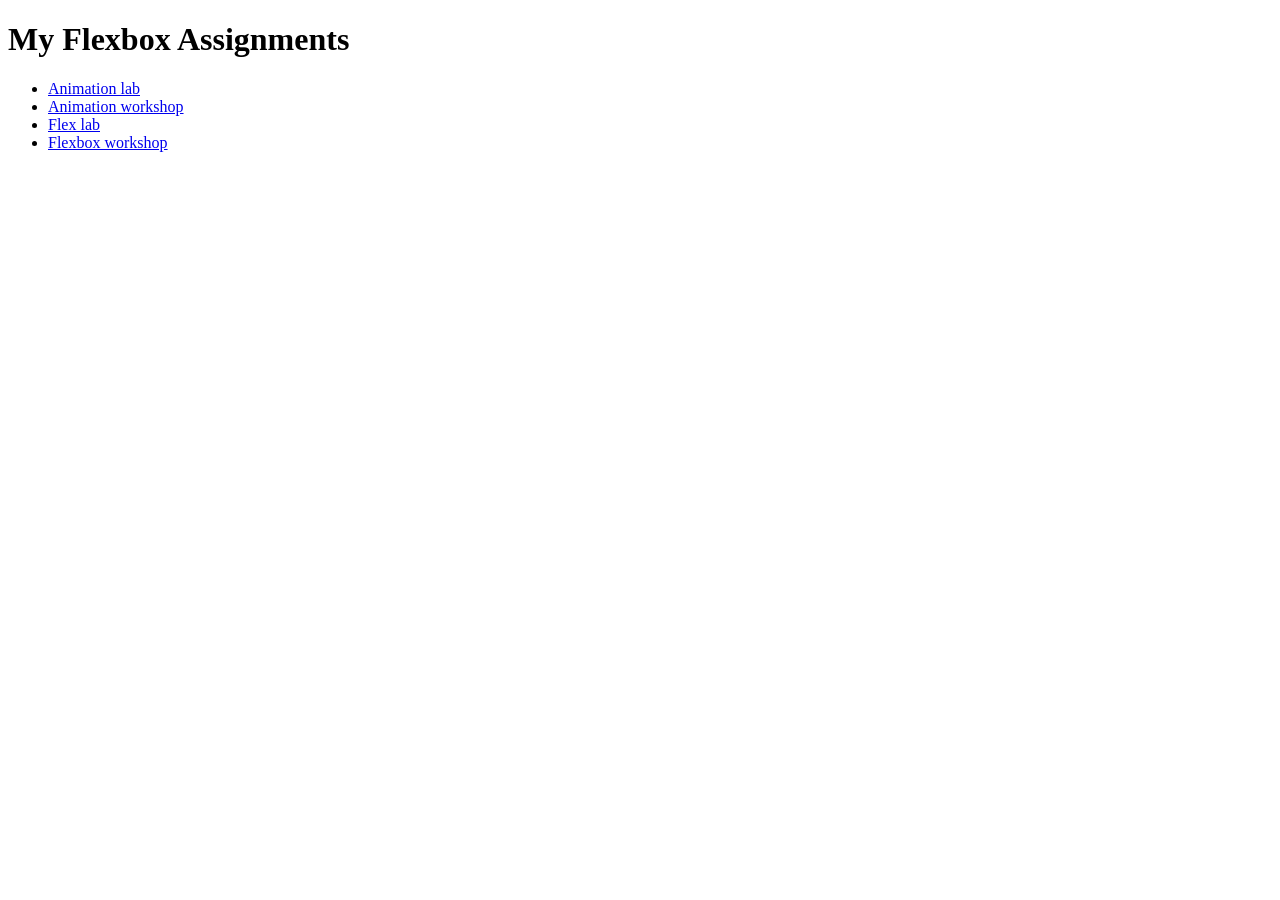
<file: index.html>
<!DOCTYPE html>
<html lang="en">
<head>
  <meta charset="UTF-8">
  <meta name="viewport" content="width=device-width, initial-scale=1.0">
  <title>My Assignments</title>
</head>
<body>
  <h1>My Flexbox Assignments</h1>
  <ul>
    <li><a href="animation-lab/">Animation lab</a></li>
    <li><a href="animation-workshop/">Animation workshop</a></li>
    <li><a href="flex-lab/">Flex lab</a></li>
    <li><a href="flexbox-workshop/">Flexbox workshop</a></li>
  </ul>
</body>
</html>
</file>
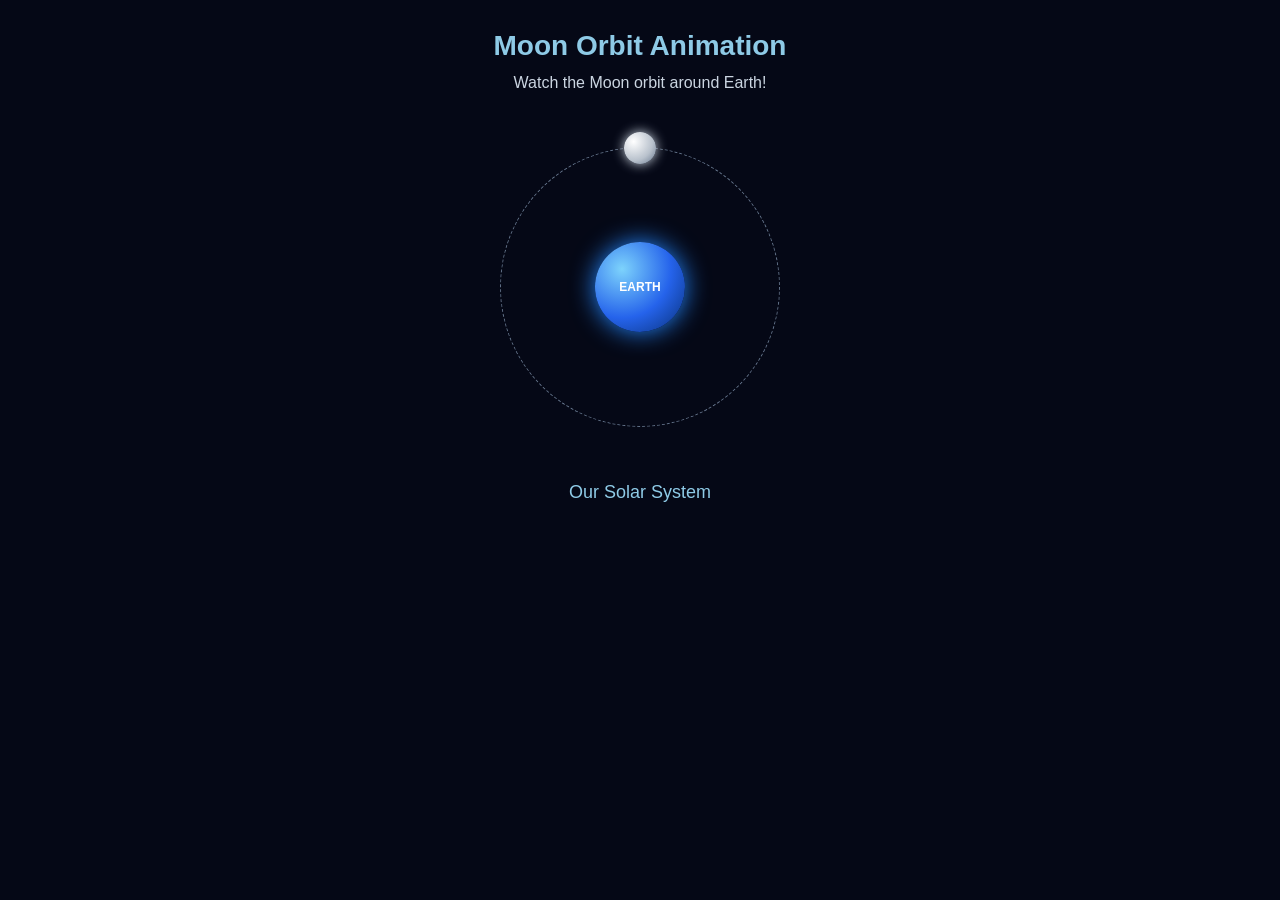
<file: animation-lab/index.html>
<!DOCTYPE html>
<html lang="en">
<head>
  <meta charset="UTF-8">
  <meta name="viewport" content="width=device-width, initial-scale=1.0">
  <title>Moon Orbit Animation</title>
  <link rel="stylesheet" href="style.css">
</head>
<body>

  <h1>Moon Orbit Animation</h1>
  <p>Watch the Moon orbit around Earth!</p>

  <main class="space">
    <div class="earth">
      <span>EARTH</span>
    </div>

    <div class="orbit">
      <div class="moon"></div>
    </div>
  </main>

  <p class="caption">Our Solar System</p>

</body>
  </html>
</file>
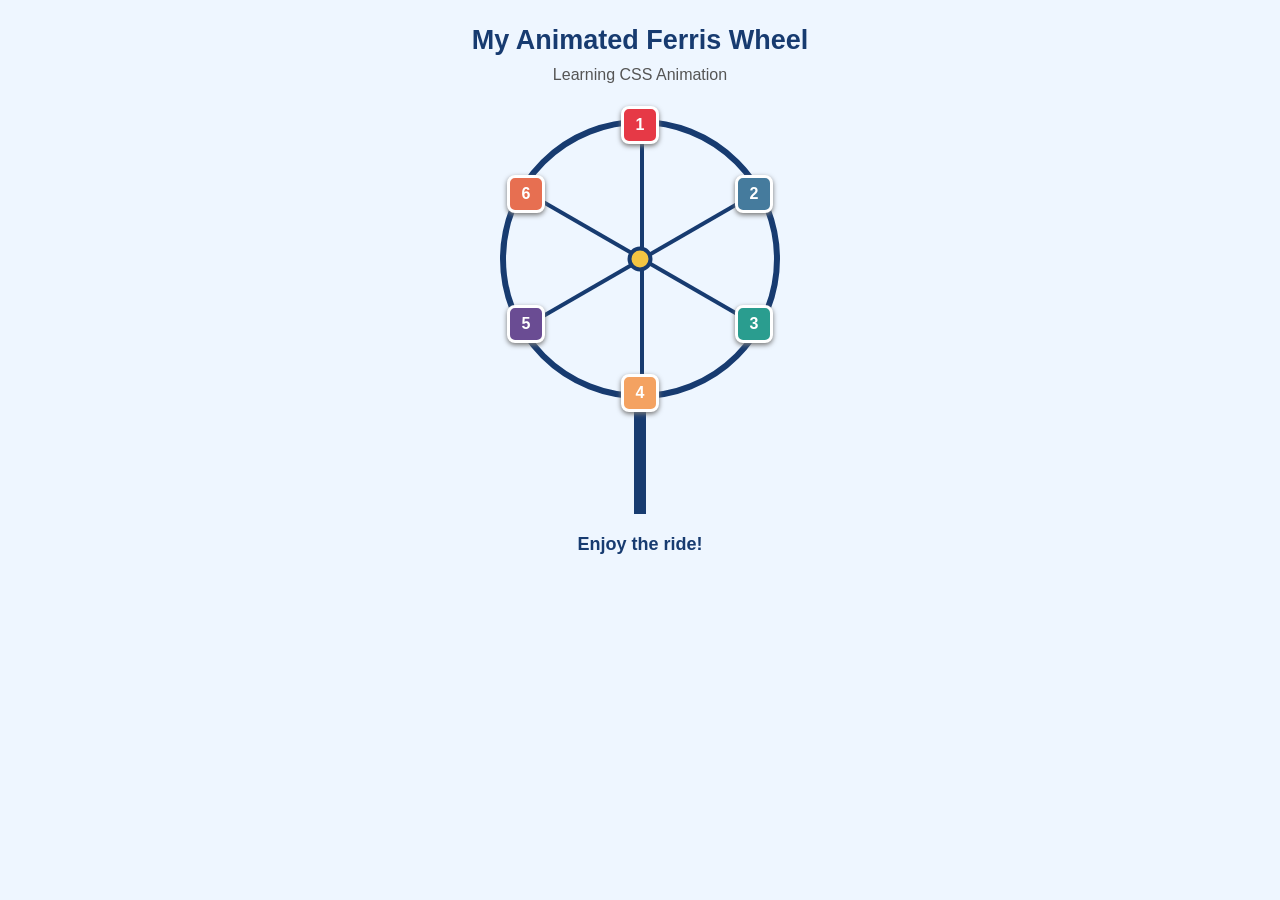
<file: animation-workshop/index.html>
<!DOCTYPE html>
<html lang="en">
<head>
  <meta charset="UTF-8">
  <meta name="viewport" content="width=device-width, initial-scale=1.0">
  <title>Animated Ferris Wheel</title>
  <link rel="stylesheet" href="style.css">
</head>
<body>

  <header>
    <h1>My Animated Ferris Wheel</h1>
    <p>Learning CSS Animation</p>
  </header>

  <main>
    <div class="wheel">
      <div class="spoke spoke1"></div>
      <div class="spoke spoke2"></div>
      <div class="spoke spoke3"></div>
      <div class="spoke spoke4"></div>
      <div class="spoke spoke5"></div>
      <div class="spoke spoke6"></div>

      <div class="cabin cabin1">1</div>
      <div class="cabin cabin2">2</div>
      <div class="cabin cabin3">3</div>
      <div class="cabin cabin4">4</div>
      <div class="cabin cabin5">5</div>
      <div class="cabin cabin6">6</div>

      <div class="center"></div>
    </div>

    <div class="stand"></div>
    <p class="caption">Enjoy the ride!</p>
  </main>

</body>
</html>
</file>
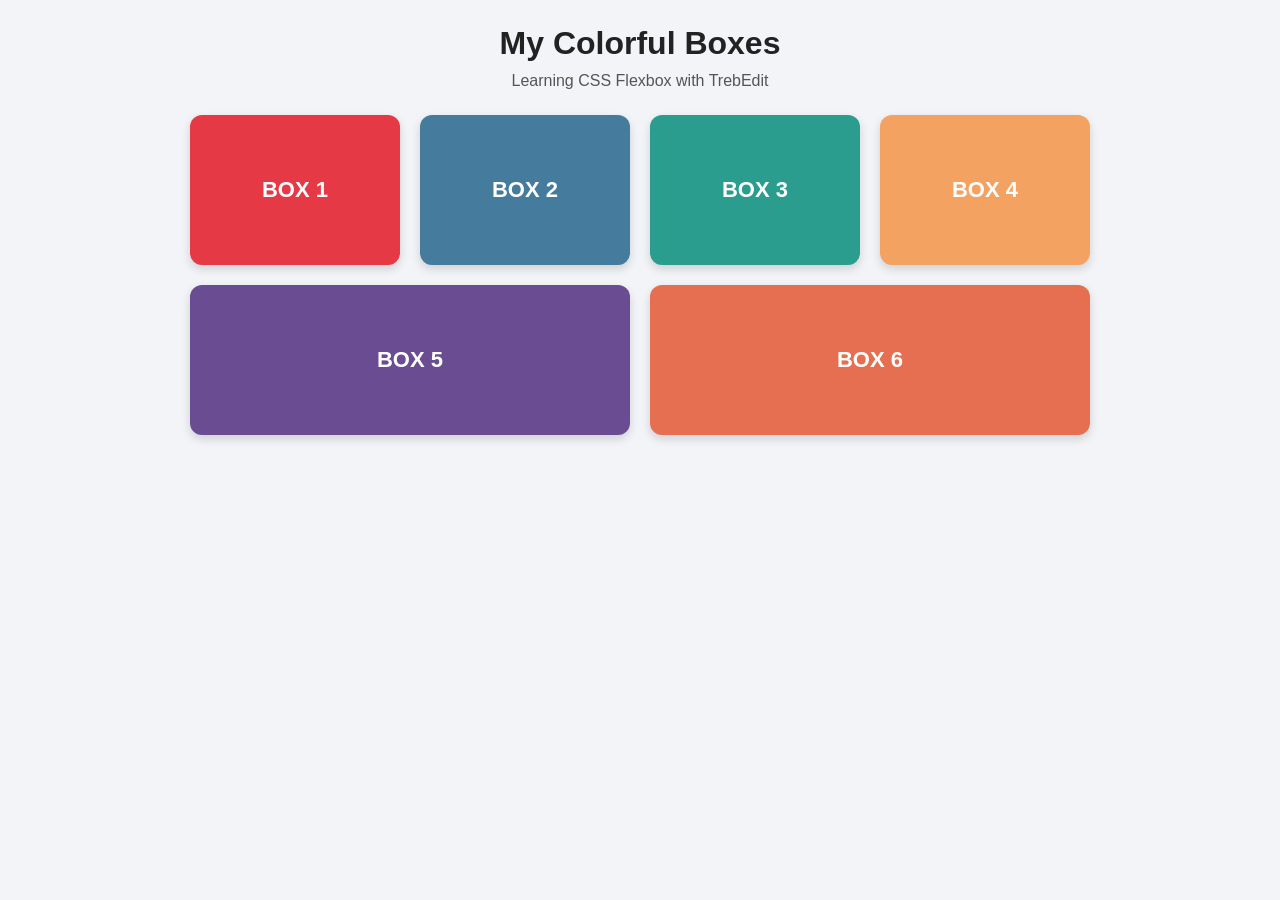
<file: flex-box/index.html>
<!DOCTYPE html>
<html lang="en">
<head>
  <meta charset="UTF-8">
  <meta name="viewport" content="width=device-width, initial-scale=1.0">
  <title>Colorful Boxes</title>
  <link rel="stylesheet" href="style.css">
</head>
<body>

  <h1>My Colorful Boxes</h1>
  <p>Learning CSS Flexbox with TrebEdit</p>

  <div class="container">
    <div class="box box1">BOX 1</div>
    <div class="box box2">BOX 2</div>
    <div class="box box3">BOX 3</div>
    <div class="box box4">BOX 4</div>
    <div class="box box5">BOX 5</div>
    <div class="box box6">BOX 6</div>
  </div>

</body>
</html>
</file>
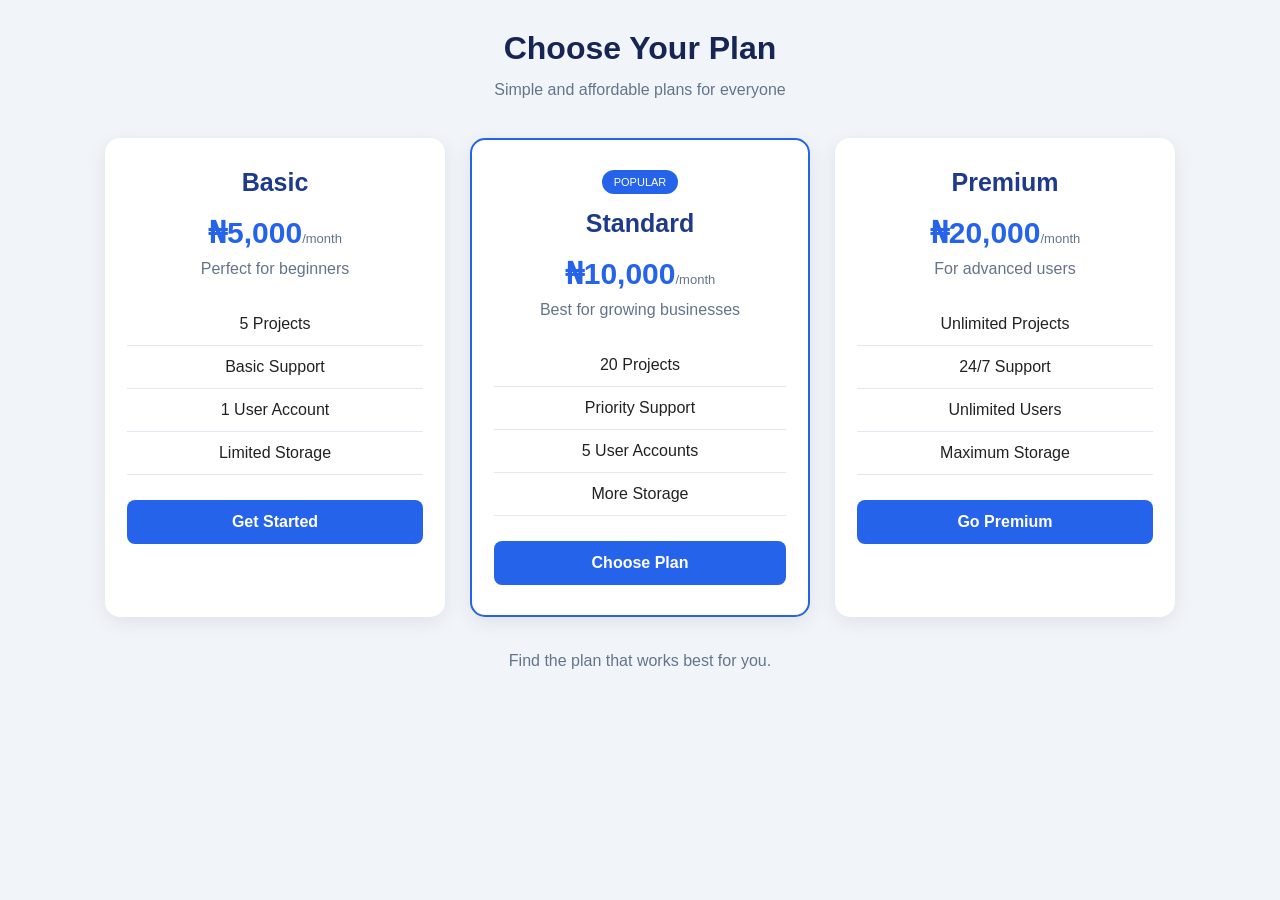
<file: flex-lab/index.html>
<!DOCTYPE html>
<html lang="en">
<head>
  <meta charset="UTF-8">
  <meta name="viewport" content="width=device-width, initial-scale=1.0">
  <title>Pricing Plans</title>
  <link rel="stylesheet" href="style.css">
</head>
<body>

  <header class="header">
    <h1>Choose Your Plan</h1>
    <p>Simple and affordable plans for everyone</p>
  </header>

  <main class="pricing-container">

    <section class="pricing-card">
      <h2>Basic</h2>
      <p class="price">₦5,000<span>/month</span></p>
      <p class="description">Perfect for beginners</p>

      <ul>
        <li>5 Projects</li>
        <li>Basic Support</li>
        <li>1 User Account</li>
        <li>Limited Storage</li>
      </ul>

      <a href="#" class="button">Get Started</a>
    </section>

    <section class="pricing-card featured">
      <span class="popular">POPULAR</span>
      <h2>Standard</h2>
      <p class="price">₦10,000<span>/month</span></p>
      <p class="description">Best for growing businesses</p>

      <ul>
        <li>20 Projects</li>
        <li>Priority Support</li>
        <li>5 User Accounts</li>
        <li>More Storage</li>
      </ul>

      <a href="#" class="button">Choose Plan</a>
    </section>

    <section class="pricing-card">
      <h2>Premium</h2>
      <p class="price">₦20,000<span>/month</span></p>
      <p class="description">For advanced users</p>

      <ul>
        <li>Unlimited Projects</li>
        <li>24/7 Support</li>
        <li>Unlimited Users</li>
        <li>Maximum Storage</li>
      </ul>

      <a href="#" class="button">Go Premium</a>
    </section>

  </main>

  <footer>
    <p>Find the plan that works best for you.</p>
  </footer>

</body>
</html>
</file>
<file: animation-lab/style.css>
* {
  margin: 0;
  padding: 0;
  box-sizing: border-box;
}

body {
  font-family: Arial, sans-serif;
  background: #050816;
  color: white;
  text-align: center;
  padding: 30px 10px;
  min-height: 100vh;
  overflow-x: hidden;
}

h1 {
  font-size: 28px;
  color: #8ecae6;
  margin-bottom: 12px;
}

body > p {
  color: #cbd5e1;
  margin-bottom: 25px;
}

.space {
  width: 320px;
  height: 320px;
  max-width: 90vw;
  max-height: 90vw;
  position: relative;
  margin: 35px auto;
  display: flex;
  justify-content: center;
  align-items: center;
}

.earth {
  width: 90px;
  height: 90px;
  border-radius: 50%;
  background: radial-gradient(
    circle at 30% 30%,
    #7dd3fc,
    #2563eb 55%,
    #082f75
  );
  box-shadow: 0 0 25px #2588ff;
  display: flex;
  justify-content: center;
  align-items: center;
  font-size: 12px;
  font-weight: bold;
  z-index: 2;
}

.orbit {
  width: 280px;
  height: 280px;
  border: 1px dashed #64748b;
  border-radius: 50%;
  position: absolute;
  animation: orbit-moon 6s linear infinite;
}

.moon {
  width: 32px;
  height: 32px;
  background: radial-gradient(
    circle at 30% 30%,
    #ffffff,
    #b8c1cc 60%,
    #64748b
  );
  border-radius: 50%;
  position: absolute;
  top: -16px;
  left: calc(50% - 16px);
  box-shadow: 0 0 12px #cbd5e1;
}

.caption {
  color: #8ecae6;
  font-size: 18px;
  margin-top: 20px;
}

@keyframes orbit-moon {
  from {
    transform: rotate(0deg);
  }

  to {
    transform: rotate(360deg);
  }
}

@media (max-width: 350px) {
  .space {
    width: 280px;
    height: 280px;
  }

  .orbit {
    width: 240px;
    height: 240px;
  }
}
</file>
<file: animation-workshop/style.css>
* {
  margin: 0;
  padding: 0;
  box-sizing: border-box;
}

body {
  font-family: Arial, sans-serif;
  background: #eef6ff;
  text-align: center;
  padding: 25px 10px;
  overflow-x: hidden;
}

header h1 {
  color: #173b70;
  font-size: 27px;
  margin-bottom: 10px;
}

header p {
  color: #555;
  margin-bottom: 35px;
}

.wheel {
  width: 280px;
  height: 280px;
  border: 6px solid #173b70;
  border-radius: 50%;
  position: relative;
  margin: 0 auto;
  animation: rotate-wheel 10s linear infinite;
}

.spoke {
  position: absolute;
  width: 4px;
  height: 50%;
  background: #173b70;
  left: 50%;
  bottom: 50%;
  transform-origin: bottom center;
}

.spoke1 {
  transform: rotate(0deg);
}

.spoke2 {
  transform: rotate(60deg);
}

.spoke3 {
  transform: rotate(120deg);
}

.spoke4 {
  transform: rotate(180deg);
}

.spoke5 {
  transform: rotate(240deg);
}

.spoke6 {
  transform: rotate(300deg);
}

.cabin {
  width: 38px;
  height: 38px;
  border: 3px solid white;
  border-radius: 8px;
  display: flex;
  justify-content: center;
  align-items: center;
  color: white;
  font-weight: bold;
  position: absolute;
  z-index: 2;
  box-shadow: 0 2px 5px #777;
}

.cabin1 {
  top: -19px;
  left: calc(50% - 19px);
  background: #e63946;
}

.cabin2 {
  top: 50px;
  right: 1px;
  background: #457b9d;
}

.cabin3 {
  bottom: 50px;
  right: 1px;
  background: #2a9d8f;
}

.cabin4 {
  bottom: -19px;
  left: calc(50% - 19px);
  background: #f4a261;
}

.cabin5 {
  bottom: 50px;
  left: 1px;
  background: #6a4c93;
}

.cabin6 {
  top: 50px;
  left: 1px;
  background: #e76f51;
}

.center {
  position: absolute;
  width: 25px;
  height: 25px;
  background: #f4c542;
  border: 4px solid #173b70;
  border-radius: 50%;
  top: 50%;
  left: 50%;
  transform: translate(-50%, -50%);
  z-index: 3;
}

.stand {
  width: 12px;
  height: 115px;
  background: #173b70;
  margin: 0 auto;
}

.caption {
  margin-top: 20px;
  color: #173b70;
  font-weight: bold;
  font-size: 18px;
}

@keyframes rotate-wheel {
  from {
    transform: rotate(0deg);
  }

  to {
    transform: rotate(360deg);
  }
}

@media (max-width: 350px) {
  .wheel {
    width: 240px;
    height: 240px;
  }

  header h1 {
    font-size: 22px;
  }
  }
</file>
<file: flex-box/style.css>
* {
  margin: 0;
  padding: 0;
  box-sizing: border-box;
}

body {
  font-family: Arial, sans-serif;
  background-color: #f2f4f8;
  text-align: center;
  padding: 25px;
}

h1 {
  color: #222;
  margin-bottom: 10px;
}

p {
  color: #555;
  margin-bottom: 25px;
}

.container {
  display: flex;
  flex-wrap: wrap;
  justify-content: center;
  align-items: center;
  gap: 20px;
  max-width: 900px;
  margin: auto;
}

.box {
  flex: 1 1 180px;
  min-height: 150px;
  border-radius: 12px;
  display: flex;
  justify-content: center;
  align-items: center;
  color: white;
  font-size: 22px;
  font-weight: bold;
  box-shadow: 0 4px 10px rgba(0, 0, 0, 0.15);
  transition: transform 0.3s ease;
}

.box:hover {
  transform: scale(1.05);
}

.box1 {
  background-color: #e63946;
}

.box2 {
  background-color: #457b9d;
}

.box3 {
  background-color: #2a9d8f;
}

.box4 {
  background-color: #f4a261;
}

.box5 {
  background-color: #6a4c93;
}

.box6 {
  background-color: #e76f51;
}

@media (max-width: 480px) {
  .box {
    flex: 1 1 100%;
  }
</file>
<file: flex-lab/style.css>
* {
  margin: 0;
  padding: 0;
  box-sizing: border-box;
}

body {
  font-family: Arial, sans-serif;
  background: #f1f5f9;
  color: #222;
  padding: 30px 15px;
}

.header {
  text-align: center;
  margin-bottom: 35px;
}

.header h1 {
  font-size: 32px;
  margin-bottom: 10px;
  color: #172554;
}

.header p {
  color: #64748b;
  line-height: 1.6;
}

.pricing-container {
  display: flex;
  justify-content: center;
  align-items: stretch;
  flex-wrap: wrap;
  gap: 25px;
  max-width: 1100px;
  margin: auto;
}

.pricing-card {
  background: white;
  padding: 30px 22px;
  border-radius: 15px;
  box-shadow: 0 5px 20px rgba(0, 0, 0, 0.08);
  flex: 1 1 260px;
  max-width: 340px;
  text-align: center;
  position: relative;
  transition: transform 0.3s ease;
}

.pricing-card:hover {
  transform: translateY(-8px);
}

.pricing-card h2 {
  font-size: 25px;
  margin-bottom: 18px;
  color: #1e3a8a;
}

.price {
  font-size: 30px;
  font-weight: bold;
  color: #2563eb;
  margin-bottom: 10px;
}

.price span {
  font-size: 13px;
  color: #64748b;
  font-weight: normal;
}

.description {
  color: #64748b;
  margin-bottom: 25px;
}

.pricing-card ul {
  list-style: none;
  margin-bottom: 25px;
}

.pricing-card li {
  padding: 12px 0;
  border-bottom: 1px solid #e2e8f0;
}

.button {
  display: block;
  background: #2563eb;
  color: white;
  text-decoration: none;
  padding: 13px;
  border-radius: 8px;
  font-weight: bold;
}

.button:hover {
  background: #1d4ed8;
}

.featured {
  border: 2px solid #2563eb;
}

.popular {
  display: inline-block;
  background: #2563eb;
  color: white;
  padding: 6px 12px;
  border-radius: 20px;
  font-size: 11px;
  margin-bottom: 15px;
}

footer {
  text-align: center;
  margin-top: 35px;
  color: #64748b;
}

@media (max-width: 600px) {
  .header h1 {
    font-size: 26px;
  }

  .pricing-container {
    flex-direction: column;
    align-items: center;
  }

  .pricing-card {
    width: 100%;
    max-width: 400px;
    flex: auto;
  }
}
</file>
